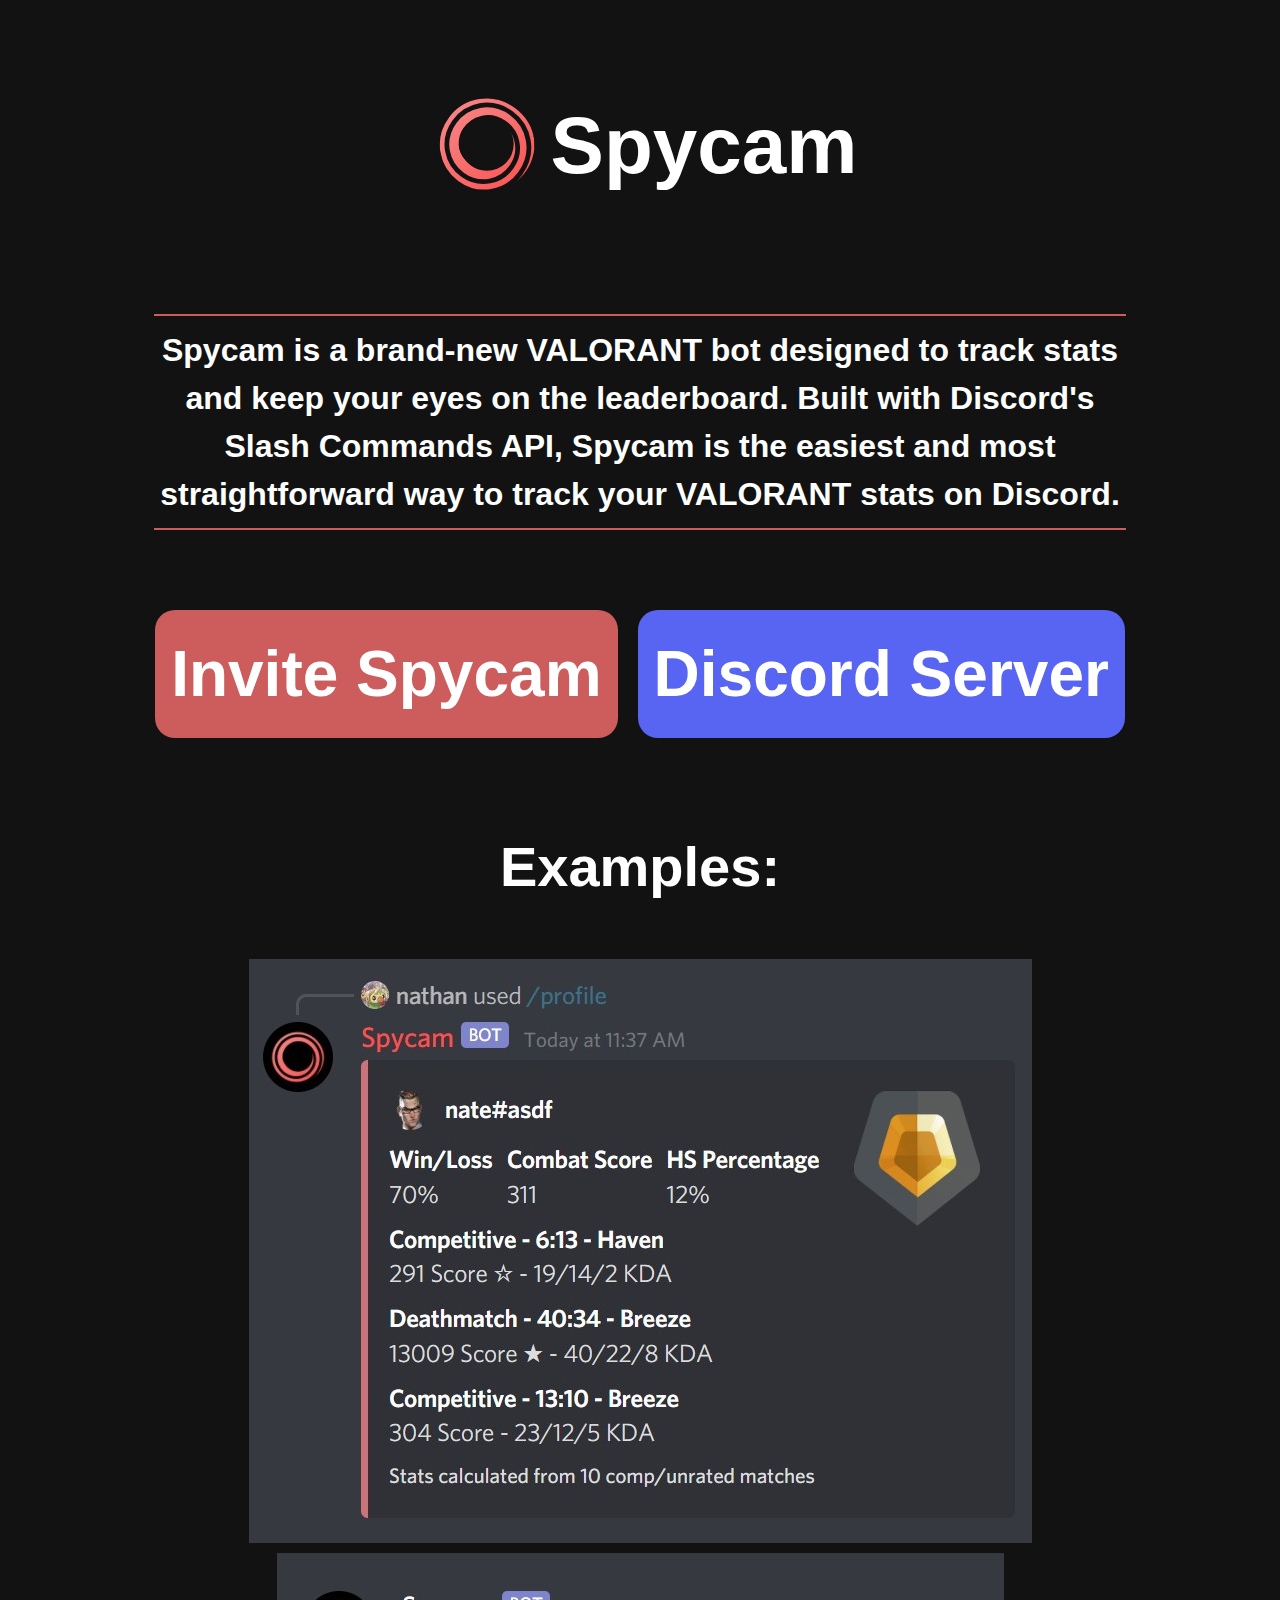
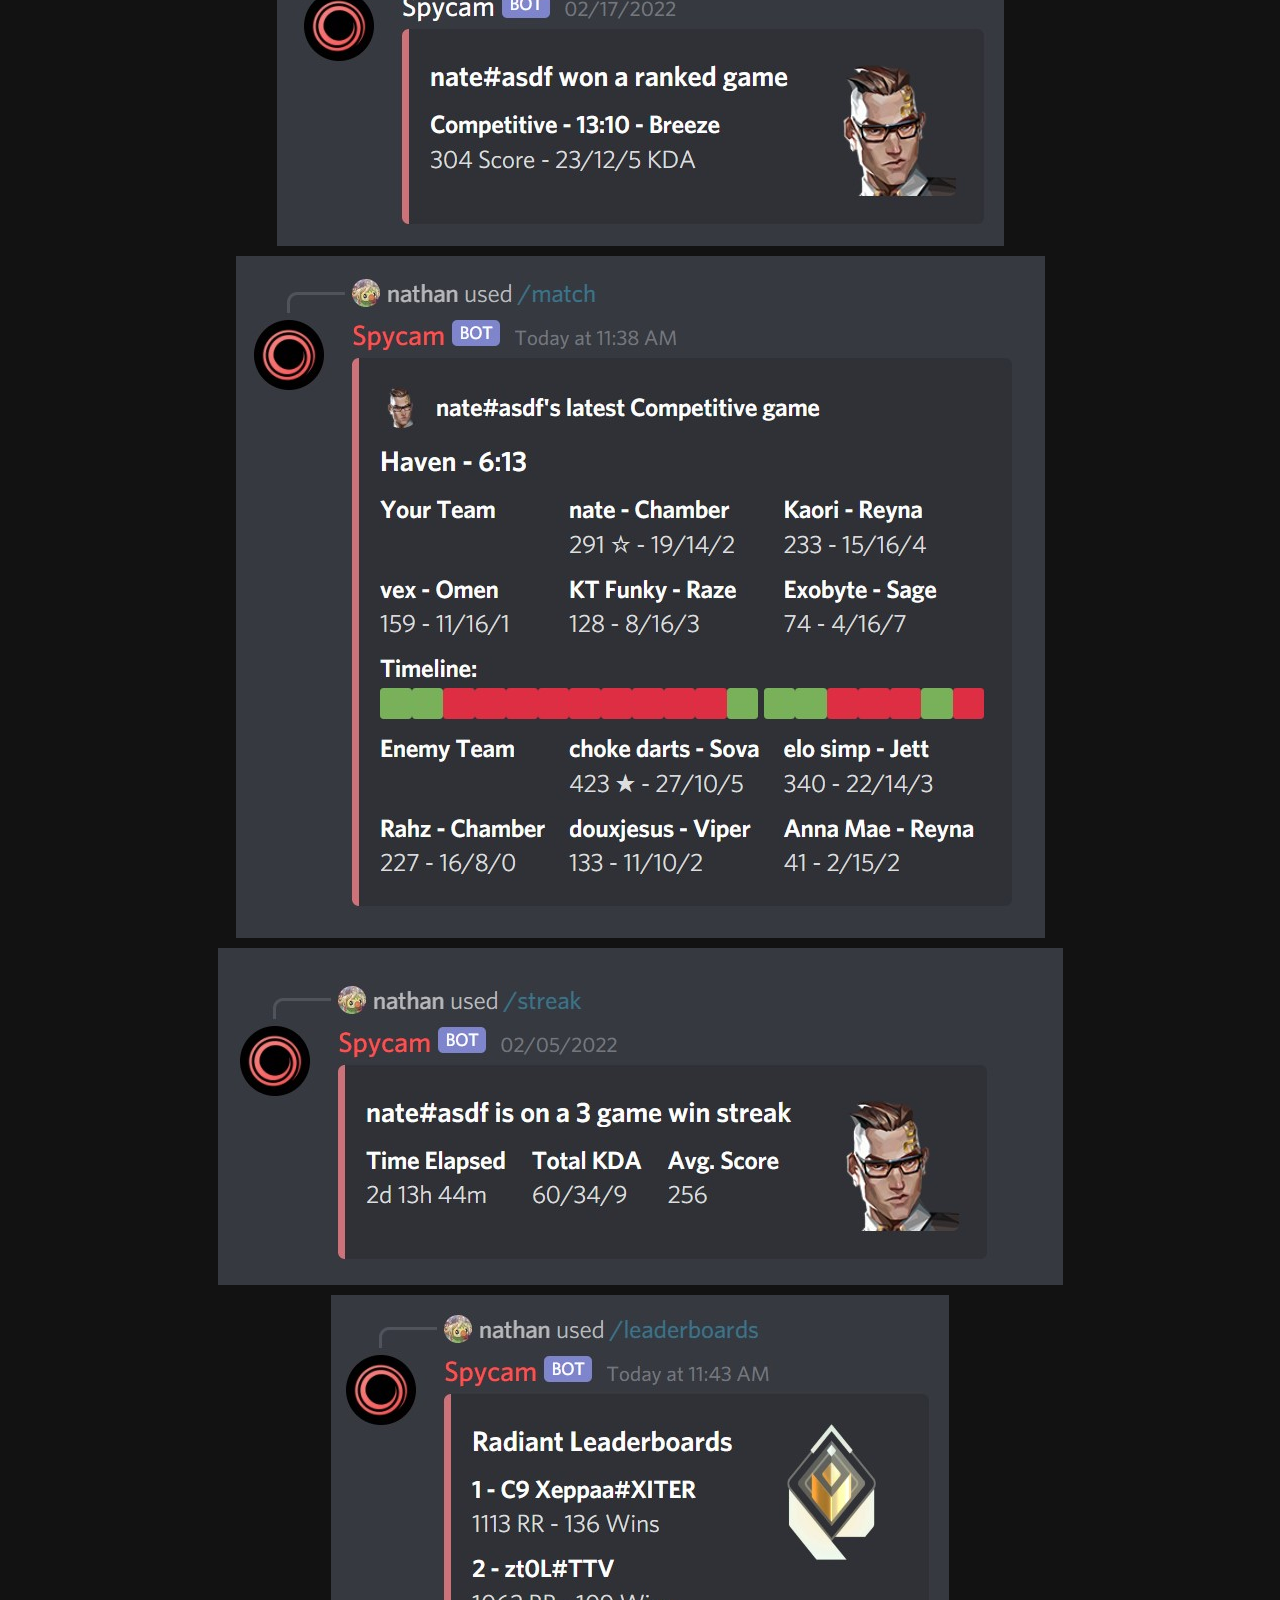
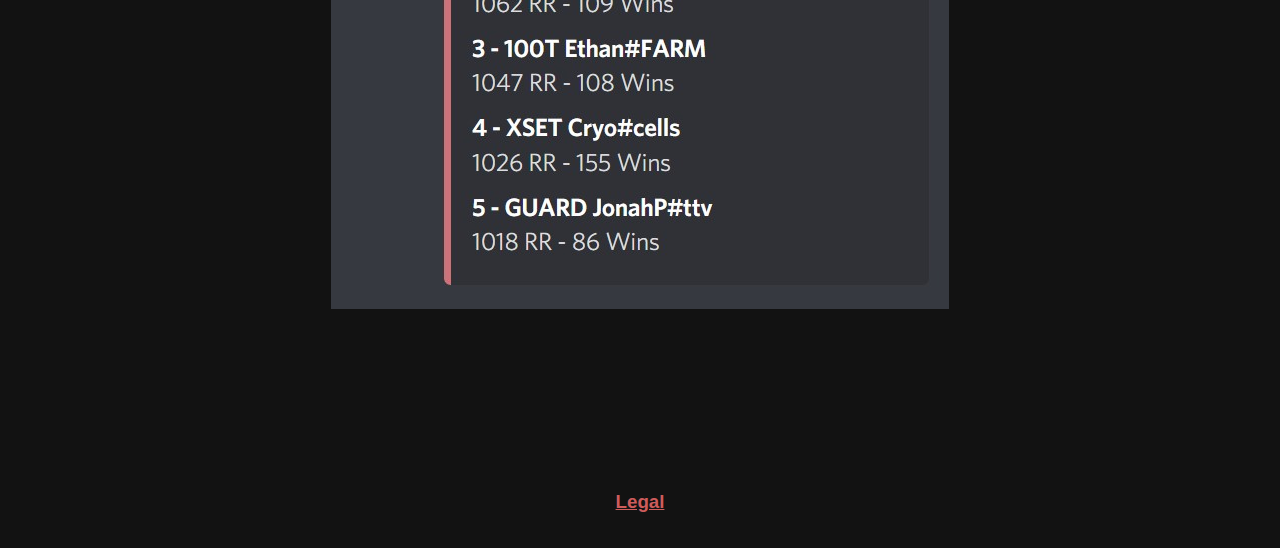
<file: index.html>
<!DOCTYPE html>
<html lang="en">
<head>
    <meta charset="UTF-8">
    <title>Spycam VALORANT Discord Bot</title>
    <link rel="shortcut icon" type="image/png" href="spycamlogowhite.png"/>

    <link rel="stylesheet" href="styles.css">
</head>
<body>
<div class="center">
    <div class="logoPair">
        <img src="spycamwebsite.svg">
        <h1>
            Spycam
        </h1>
    </div>
</div>

<div class="center" style="max-width: 90%">
    <div class="horizontalLine"></div>

</div>
<div class="center">
    <h2 style="max-width: 80%">
        <div class="horizontalLine"></div>
        Spycam is a brand-new VALORANT bot designed to track stats and keep your eyes on the leaderboard. Built with Discord's
        Slash Commands API, Spycam is the easiest and most straightforward way to track your VALORANT stats on Discord.
        <div class="horizontalLine"></div>
    </h2>
</div>

<div class="center">
    <a href="https://bot.spycambot.net">
        <h1 class="add" style="min-width: 50%">
            Invite Spycam
        </h1>
    </a>
    <div style="min-width: 20px"></div>
    <a href="https://discord.gg/z8gQJvge4C" style="color: #5865F2">
        <h1 class="add" style="min-width: 50%; background-color: #5865F2;">
            Discord Server
        </h1>
    </a>
</div>

<a href="https://bot.spycambot.net" class="center">

</a>
<h1 style="font-size: 3.5rem">
    Examples:
</h1>
<div class="center">
    <img style="margin-bottom: 10px" src="./examples/profile.jpg">
</div>
<div class="center">
    <img style="margin-bottom: 10px" src="./examples/watch.jpg">
</div>
<div class="center">
    <img style="margin-bottom: 10px" src="./examples/match.jpg">
</div>
<div class="center">
    <img style="margin-bottom: 10px" src="./examples/streak.jpg">
</div>
<div class="center">
    <img style="margin-bottom: 10px" src="./examples/leaderboards.jpg">
</div>
<div style="min-height: 150px"></div>
<h3 style="text-align: center"><a href="./legal/index.html">Legal</a></h3>
</body>
</html>
</file>
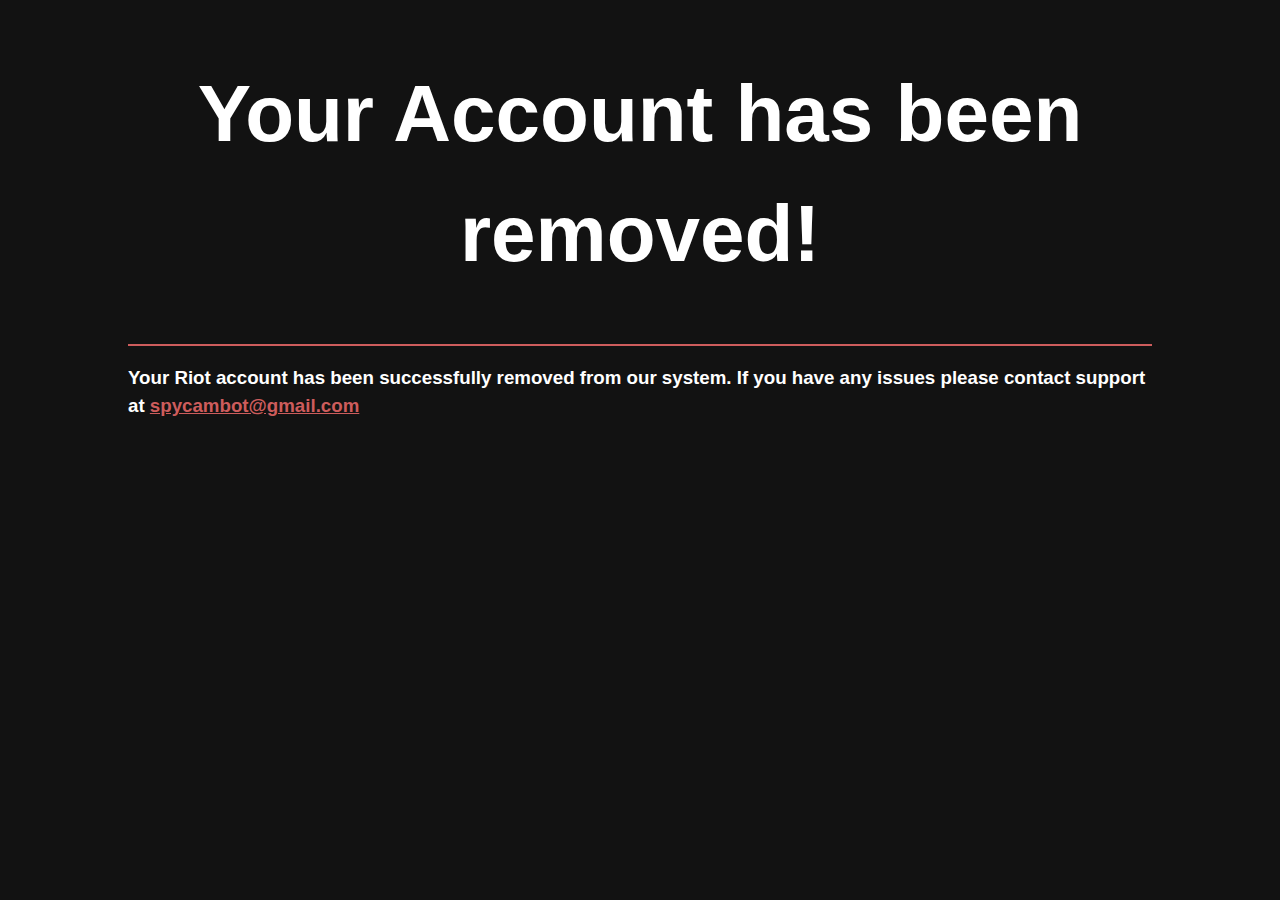
<file: goodbye/index.html>
<!DOCTYPE html>
<html lang="en">
<head>
    <meta charset="UTF-8">
    <title>Goodbye: Spycam Discord Bot</title>    <link rel="shortcut icon" type="image/png" href="../spycamlogowhite.png"/>


    <link rel="stylesheet" href="../styles.css">
</head>
<body style="margin-left: 10%; margin-right: 10%">
    <h1>
        Your Account has been removed!
    </h1>
    <div class="horizontalLine"></div>
    <h3>
        Your Riot account has been successfully removed from our system. If you have any issues please contact support at
        <a href="mailto:spycambot@gmail.com">spycambot@gmail.com</a>
        <br><br><br><br><br><br>
    </h3>
</body>
</html>
</file>
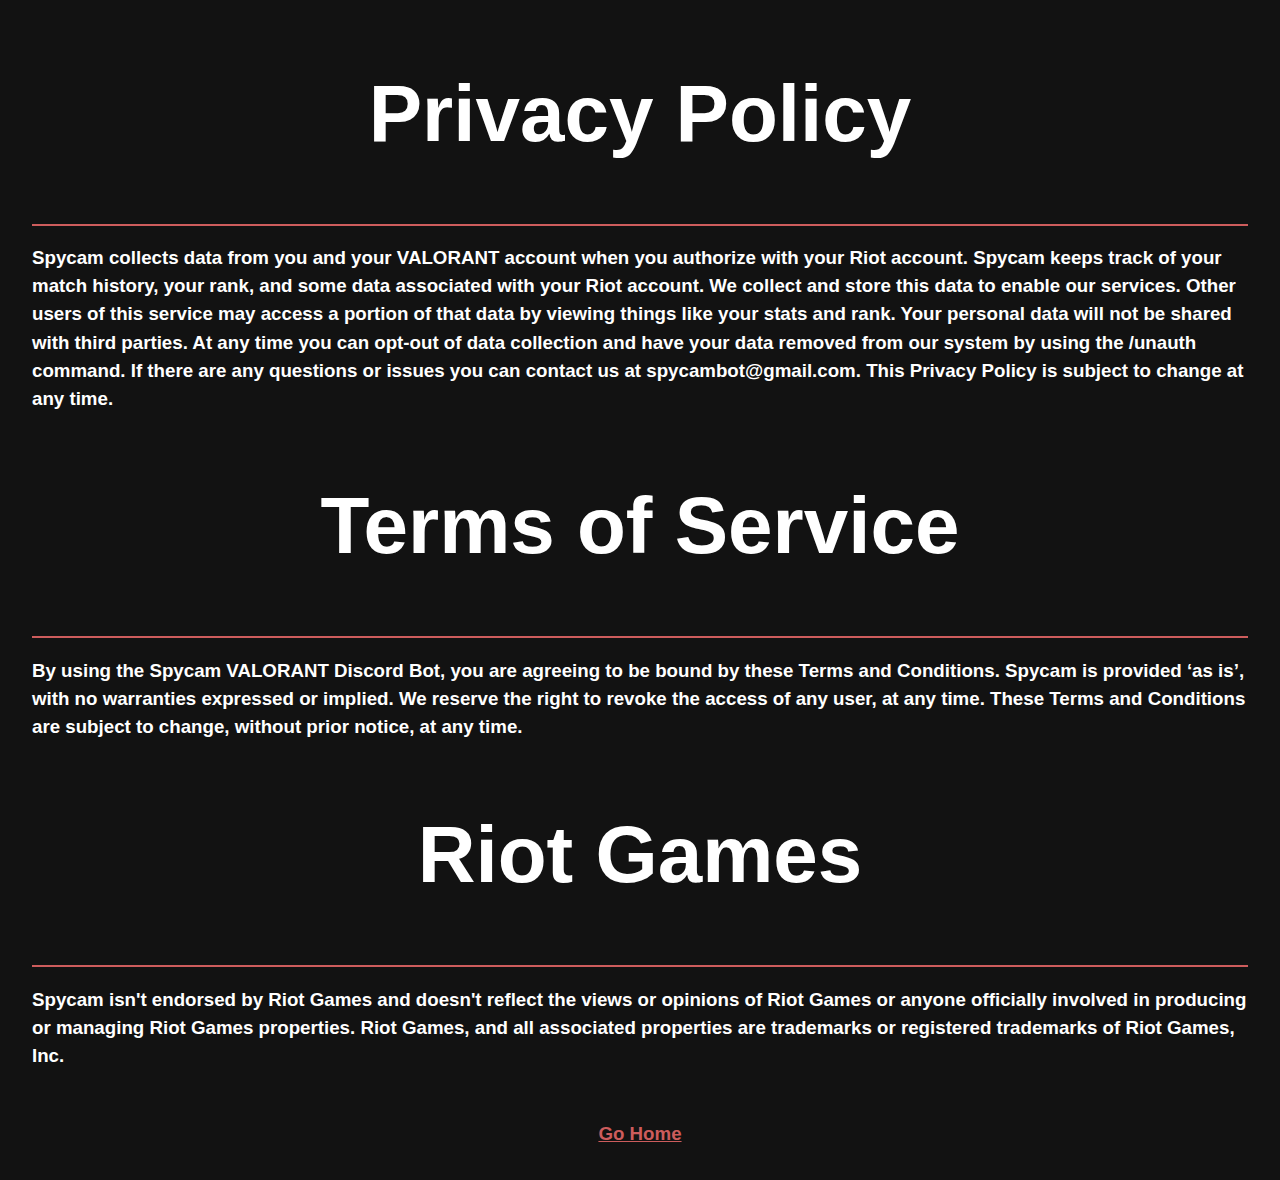
<file: legal/index.html>
<!DOCTYPE html>
<html lang="en">
<head>
    <meta charset="UTF-8">
    <title>Legal: Spycam Discord Bot</title>    <link rel="shortcut icon" type="image/png" href="../spycamlogowhite.png"/>


    <link rel="stylesheet" href="../styles.css">
</head>
<body>
    <h1>
        Privacy Policy
    </h1>
    <div class="horizontalLine"></div>
    <h3>
        Spycam collects data from you and your VALORANT account when you authorize with your Riot account. Spycam keeps track of your match history, your rank, and some data associated with your Riot account. We collect and store this data to enable our services. Other users of this service may access a portion of that data by viewing things like your stats and rank. Your personal data will not be shared with third parties. At any time you can opt-out of data collection and have your data removed from our system by using the /unauth command. If there are any questions or issues you can contact us at spycambot@gmail.com. This Privacy Policy is subject to change at any time.    </h3>
    <h1>
        Terms of Service
    </h1>
    <div class="horizontalLine"></div>
    <h3>
        By using the Spycam VALORANT Discord Bot, you are agreeing to be bound by these Terms and Conditions. Spycam is provided ‘as is’, with no warranties expressed or implied. We reserve the right to revoke the access of any user, at any time. These Terms and Conditions are subject to change, without prior notice, at any time.
    </h3>
    <h1>
        Riot Games
    </h1>
    <div class="horizontalLine"></div>
    <h3 style="margin-bottom: 50px">
        Spycam isn't endorsed by Riot Games and doesn't reflect the views or opinions of Riot Games or anyone officially involved in producing or managing Riot Games properties. Riot Games, and all associated properties are trademarks or registered trademarks of Riot Games, Inc.
    </h3>
    <h3 style="text-align: center"><a href="../index.html">Go Home</a></h3>
</body>
</html>
</file>
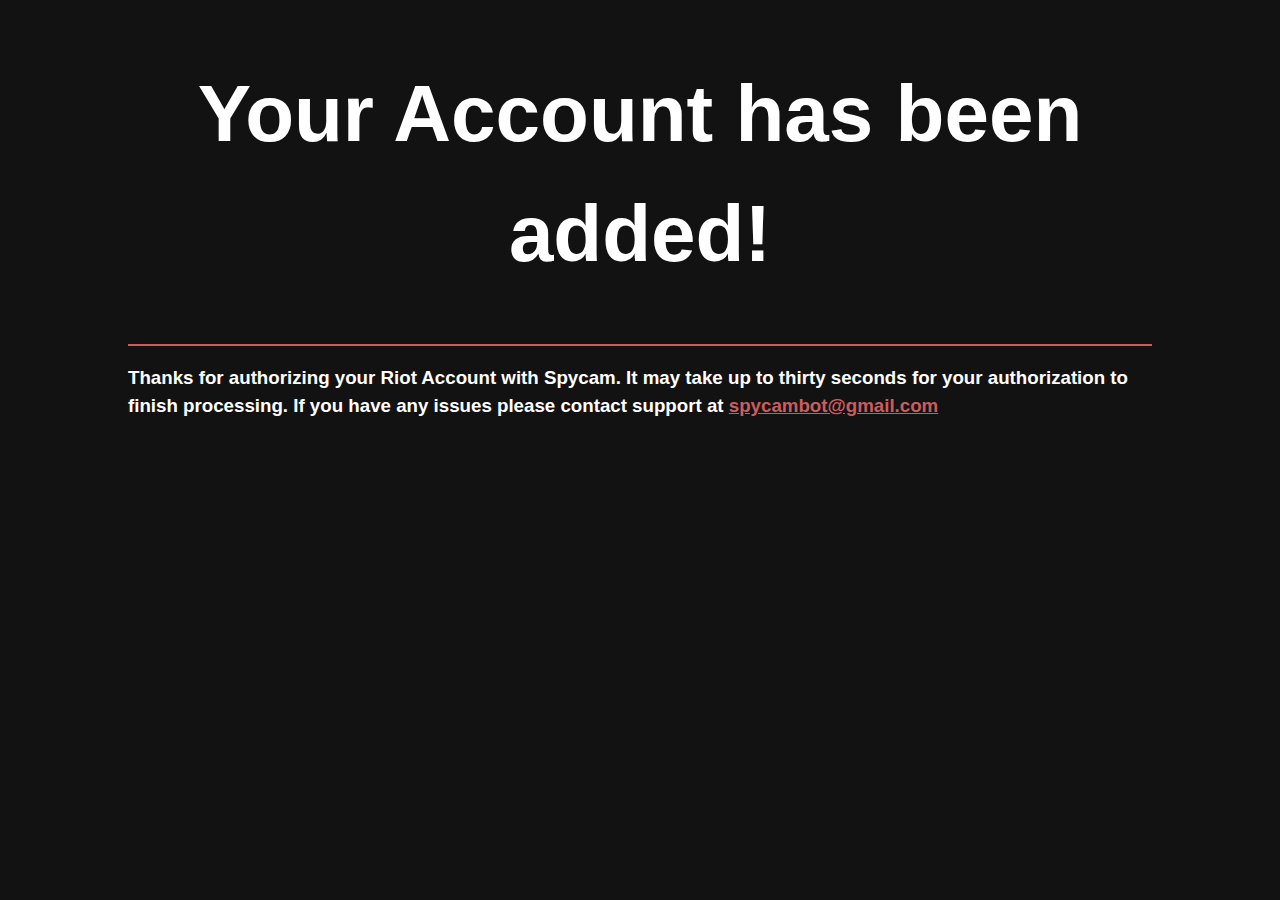
<file: welcome/index.html>
<!DOCTYPE html>
<html lang="en">
<head>
    <meta charset="UTF-8">
    <title>Welcome: Spycam Discord Bot</title>    <link rel="shortcut icon" type="image/png" href="../spycamlogowhite.png"/>


    <link rel="stylesheet" href="../styles.css">
</head>
<body style="margin-left: 10%; margin-right: 10%">
    <h1>
        Your Account has been added!
    </h1>
    <div class="horizontalLine"></div>
    <h3>
        Thanks for authorizing your Riot Account with Spycam. It may take up to thirty seconds for your authorization to finish processing. If you have any issues please contact support at
        <a href="mailto:spycambot@gmail.com">spycambot@gmail.com</a>
        <br><br><br><br><br><br>
    </h3>
</body>
</html>
</file>
<file: styles.css>
h1 {
    text-align: center;
    margin-bottom: 50px;
    font-size: 5rem;
}
h2{
    text-align: center;
    font-size: 2rem;
}
body {
    margin: 2rem;
    font-family: 'Noto Sans', sans-serif;
    line-height: 1.5;
    background-color: #121212;
    color: white;
}
a {
    text-align: center;
    color: indianred;
}
img {
    align-self: center;
}
.logoPair {
    display: flex;
    align-self: center;
    justify-self: center;
}
.horizontalLine {
    background-color: indianred;
    min-height: 2px;
    margin-bottom: 10px;
    margin-top: 10px;
}
.add {
    font-size: 4rem;
    background-color: indianred;
    color: white;
    padding: 1rem;
    border-radius: 20px
}
.center {
    justify-content: center;
    display: flex
}
</file>
